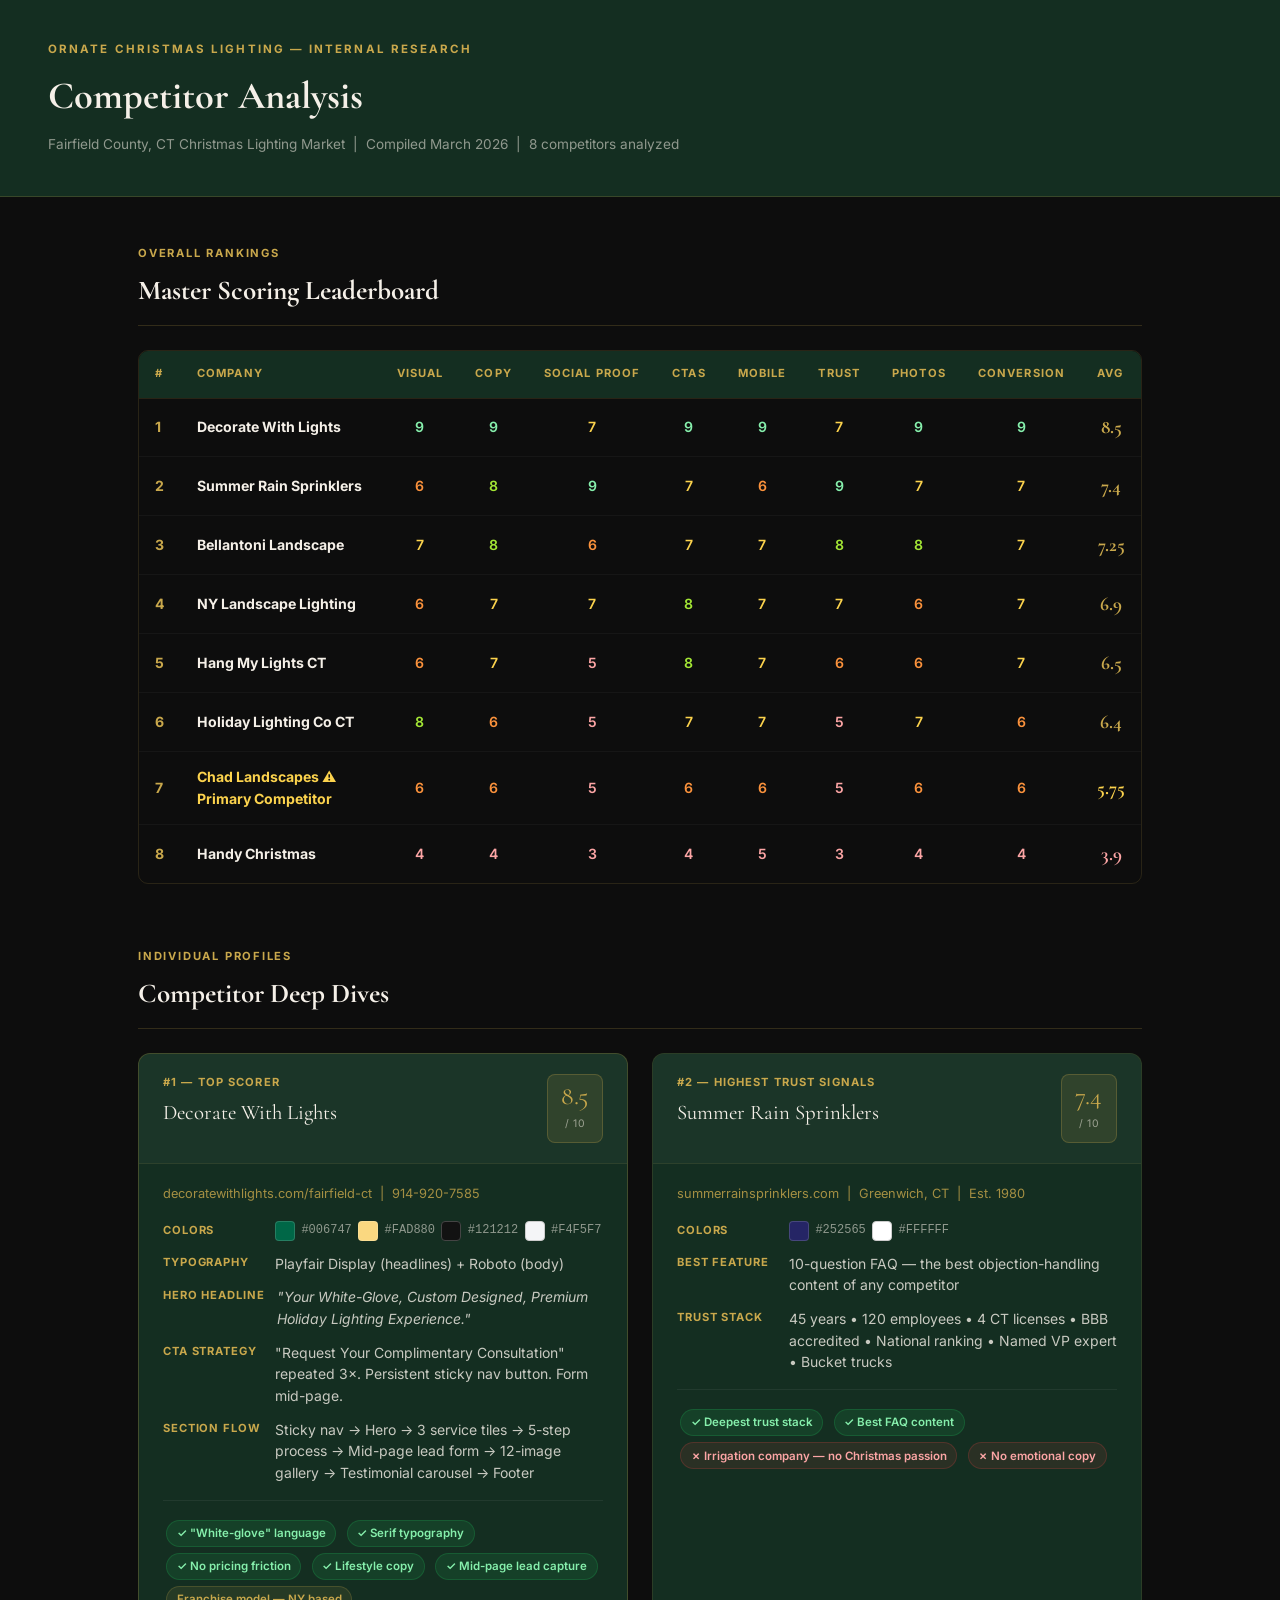
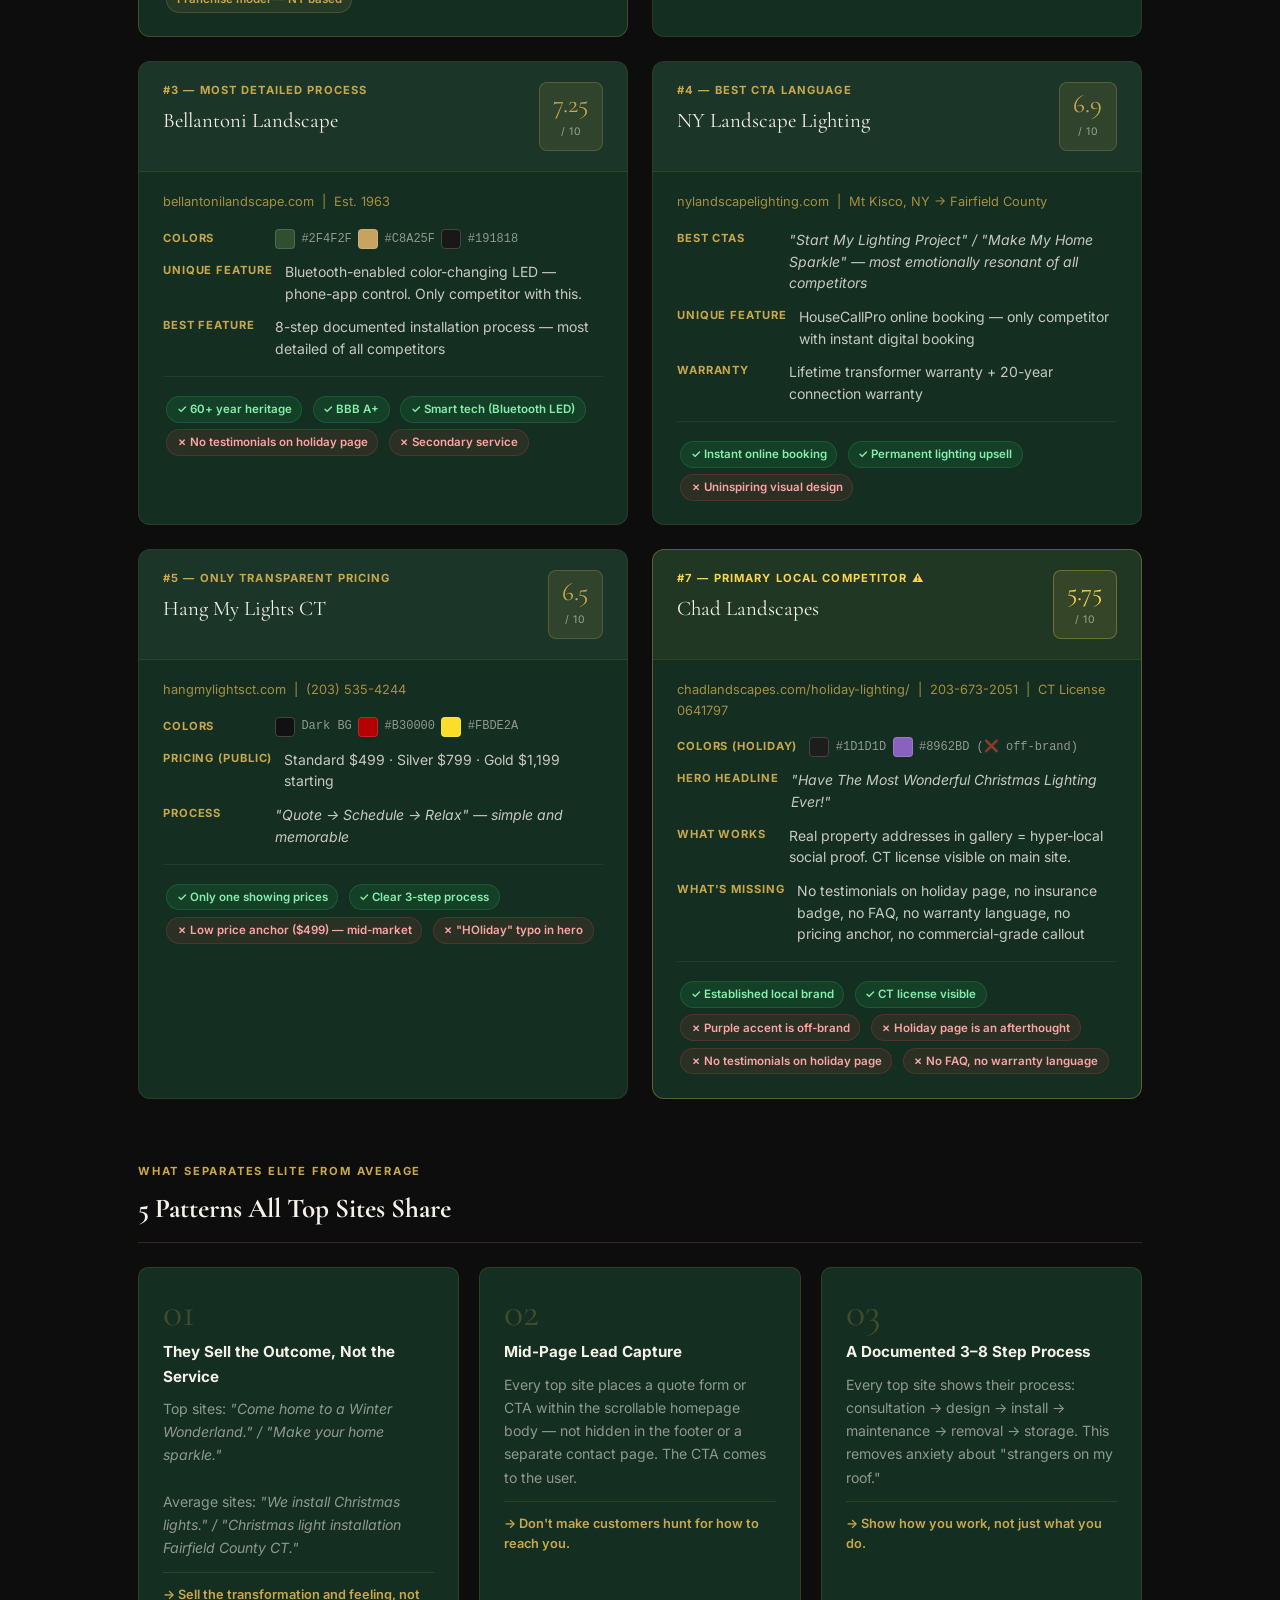
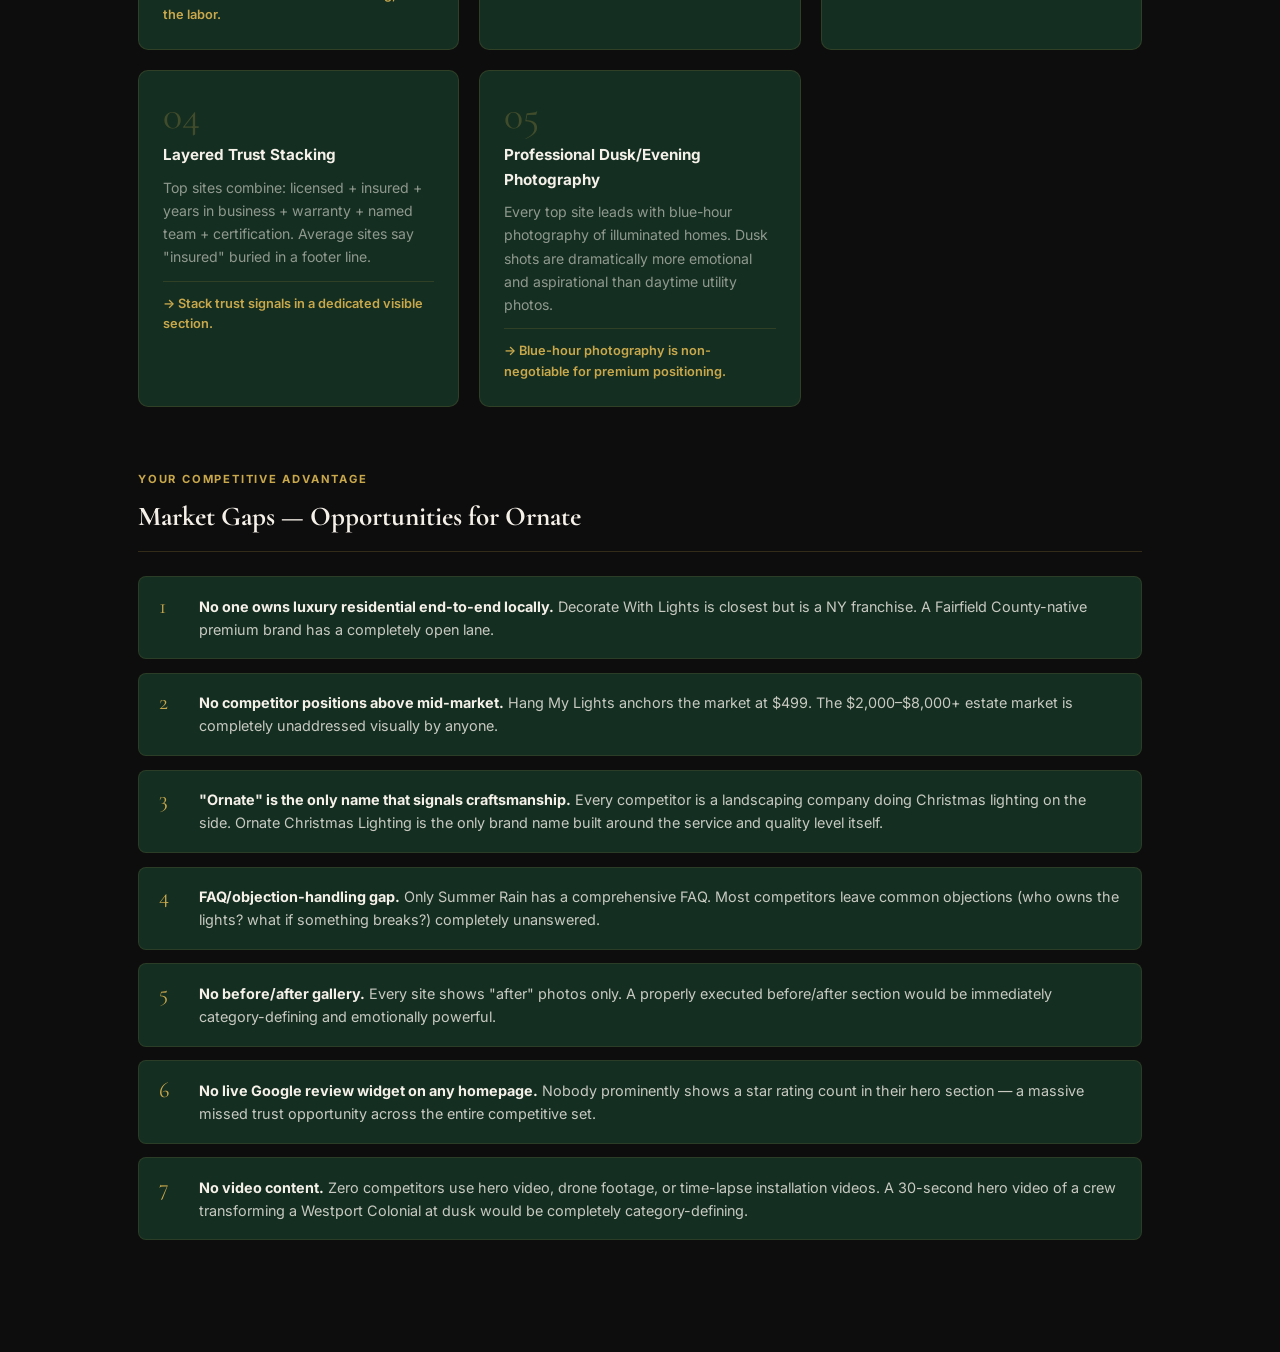
<file: research/competitor-analysis.html>
<!DOCTYPE html>
<html lang="en">
<head>
  <meta charset="UTF-8" />
  <meta name="viewport" content="width=device-width, initial-scale=1.0" />
  <title>Competitor Analysis — Ornate Christmas Lighting</title>
  <link href="https://fonts.googleapis.com/css2?family=Cormorant+Garamond:wght@600&family=Inter:wght@400;500;600;700&display=swap" rel="stylesheet" />
  <style>
    *, *::before, *::after { box-sizing: border-box; margin: 0; padding: 0; }

    :root {
      --black:      #0D0D0D;
      --green-dark: #142E21;
      --green:      #1B3A2A;
      --gold:       #C9A84C;
      --cream:      #FAF6EE;
      --warm-white: #F5F0E8;
      --gray:       rgba(245,240,232,0.55);
    }

    body {
      font-family: 'Inter', sans-serif;
      background: var(--black);
      color: var(--warm-white);
      line-height: 1.6;
      -webkit-font-smoothing: antialiased;
    }

    /* HEADER */
    .header {
      background: var(--green-dark);
      border-bottom: 1px solid rgba(201,168,76,0.2);
      padding: 2.5rem 3rem;
    }

    .header__label {
      font-size: 0.72rem;
      font-weight: 700;
      letter-spacing: 0.18em;
      text-transform: uppercase;
      color: var(--gold);
      margin-bottom: 0.5rem;
    }

    .header__title {
      font-family: 'Cormorant Garamond', serif;
      font-size: 2.4rem;
      color: var(--warm-white);
      margin-bottom: 0.4rem;
    }

    .header__meta {
      font-size: 0.85rem;
      color: var(--gray);
    }

    /* LAYOUT */
    .container {
      max-width: 1100px;
      margin: 0 auto;
      padding: 3rem 3rem;
    }

    /* SECTION TITLES */
    .section-title {
      font-family: 'Cormorant Garamond', serif;
      font-size: 1.7rem;
      color: var(--warm-white);
      margin-bottom: 1.5rem;
      padding-bottom: 0.75rem;
      border-bottom: 1px solid rgba(201,168,76,0.2);
    }

    .section-label {
      font-size: 0.7rem;
      font-weight: 700;
      letter-spacing: 0.16em;
      text-transform: uppercase;
      color: var(--gold);
      display: block;
      margin-bottom: 0.4rem;
    }

    /* LEADERBOARD TABLE */
    .table-wrap {
      overflow-x: auto;
      border-radius: 10px;
      border: 1px solid rgba(201,168,76,0.15);
    }

    table {
      width: 100%;
      border-collapse: collapse;
      font-size: 0.88rem;
    }

    thead {
      background: var(--green-dark);
    }

    th {
      padding: 0.9rem 1rem;
      text-align: left;
      font-size: 0.7rem;
      font-weight: 700;
      letter-spacing: 0.1em;
      text-transform: uppercase;
      color: var(--gold);
      white-space: nowrap;
      border-bottom: 1px solid rgba(201,168,76,0.15);
    }

    td {
      padding: 0.85rem 1rem;
      border-bottom: 1px solid rgba(255,255,255,0.04);
      color: rgba(245,240,232,0.85);
      vertical-align: middle;
    }

    tbody tr:last-child td { border-bottom: none; }

    tbody tr:hover { background: rgba(201,168,76,0.04); }

    .rank { font-weight: 700; color: var(--gold); }

    .company-name { font-weight: 700; color: var(--warm-white); }

    .score-cell { text-align: center; font-weight: 600; }

    .avg-score {
      font-family: 'Cormorant Garamond', serif;
      font-size: 1.2rem;
      font-weight: 700;
      color: var(--gold);
      text-align: center;
    }

    .score-bar {
      display: inline-block;
      height: 6px;
      border-radius: 3px;
      background: var(--gold);
      opacity: 0.7;
      vertical-align: middle;
      margin-left: 6px;
    }

    /* SCORE COLORS */
    .s9 { color: #86efac; }
    .s8 { color: #a3e635; }
    .s7 { color: #fcd34d; }
    .s6 { color: #fb923c; }
    .s5, .s4, .s3 { color: #fca5a5; }

    /* COMPETITOR CARDS */
    .cards-grid {
      display: grid;
      grid-template-columns: repeat(auto-fit, minmax(480px, 1fr));
      gap: 1.5rem;
      margin-top: 1.5rem;
    }

    .card {
      background: var(--green-dark);
      border: 1px solid rgba(201,168,76,0.12);
      border-radius: 12px;
      overflow: hidden;
      transition: border-color 0.2s;
    }

    .card:hover { border-color: rgba(201,168,76,0.3); }

    .card--primary { border-color: rgba(201,168,76,0.25); }

    .card__header {
      padding: 1.25rem 1.5rem;
      background: rgba(255,255,255,0.03);
      border-bottom: 1px solid rgba(201,168,76,0.1);
      display: flex;
      justify-content: space-between;
      align-items: flex-start;
      gap: 1rem;
    }

    .card__rank {
      font-size: 0.7rem;
      font-weight: 700;
      letter-spacing: 0.1em;
      text-transform: uppercase;
      color: var(--gold);
      margin-bottom: 0.25rem;
    }

    .card__name {
      font-family: 'Cormorant Garamond', serif;
      font-size: 1.3rem;
      color: var(--warm-white);
    }

    .card__score-badge {
      background: rgba(201,168,76,0.12);
      border: 1px solid rgba(201,168,76,0.25);
      border-radius: 8px;
      padding: 0.5rem 0.85rem;
      text-align: center;
      flex-shrink: 0;
    }

    .card__score-badge .score-num {
      font-family: 'Cormorant Garamond', serif;
      font-size: 1.6rem;
      color: var(--gold);
      line-height: 1;
      display: block;
    }

    .card__score-badge .score-label {
      font-size: 0.65rem;
      color: var(--gray);
      letter-spacing: 0.06em;
      text-transform: uppercase;
    }

    .card__body {
      padding: 1.25rem 1.5rem;
    }

    .card__url {
      font-size: 0.8rem;
      color: var(--gold);
      margin-bottom: 1rem;
      opacity: 0.8;
    }

    .card__row {
      display: flex;
      gap: 0.75rem;
      margin-bottom: 0.75rem;
      font-size: 0.875rem;
    }

    .card__row-label {
      font-size: 0.7rem;
      font-weight: 700;
      letter-spacing: 0.08em;
      text-transform: uppercase;
      color: var(--gold);
      min-width: 100px;
      padding-top: 1px;
      flex-shrink: 0;
    }

    .card__row-value {
      color: rgba(245,240,232,0.8);
      line-height: 1.55;
    }

    .card__divider {
      border: none;
      border-top: 1px solid rgba(255,255,255,0.06);
      margin: 1rem 0;
    }

    .card__tag {
      display: inline-flex;
      align-items: center;
      gap: 0.3rem;
      padding: 0.2rem 0.6rem;
      border-radius: 20px;
      font-size: 0.72rem;
      font-weight: 600;
      margin: 0.2rem;
    }

    .tag--win   { background: rgba(34,197,94,0.12);  color: #86efac; border: 1px solid rgba(34,197,94,0.2); }
    .tag--gap   { background: rgba(239,68,68,0.1);   color: #fca5a5; border: 1px solid rgba(239,68,68,0.2); }
    .tag--note  { background: rgba(201,168,76,0.1);  color: var(--gold); border: 1px solid rgba(201,168,76,0.2); }

    .colors-row {
      display: flex;
      gap: 0.4rem;
      align-items: center;
      flex-wrap: wrap;
    }

    .color-swatch {
      width: 20px;
      height: 20px;
      border-radius: 4px;
      border: 1px solid rgba(255,255,255,0.15);
      flex-shrink: 0;
    }

    .color-hex {
      font-size: 0.75rem;
      font-family: monospace;
      color: var(--gray);
    }

    /* PATTERNS */
    .patterns-grid {
      display: grid;
      grid-template-columns: repeat(auto-fit, minmax(300px, 1fr));
      gap: 1.25rem;
      margin-top: 1.5rem;
    }

    .pattern-card {
      background: var(--green-dark);
      border: 1px solid rgba(201,168,76,0.15);
      border-radius: 10px;
      padding: 1.5rem;
    }

    .pattern-card__num {
      font-family: 'Cormorant Garamond', serif;
      font-size: 2.5rem;
      color: rgba(201,168,76,0.25);
      line-height: 1;
      margin-bottom: 0.5rem;
    }

    .pattern-card__title {
      font-size: 0.95rem;
      font-weight: 700;
      color: var(--warm-white);
      margin-bottom: 0.5rem;
    }

    .pattern-card__body {
      font-size: 0.88rem;
      color: var(--gray);
      line-height: 1.65;
      margin-bottom: 0.75rem;
    }

    .pattern-card__lesson {
      font-size: 0.8rem;
      font-weight: 600;
      color: var(--gold);
      padding-top: 0.75rem;
      border-top: 1px solid rgba(201,168,76,0.15);
    }

    /* GAPS */
    .gaps-list {
      display: flex;
      flex-direction: column;
      gap: 0.85rem;
      margin-top: 1.25rem;
    }

    .gap-item {
      display: flex;
      gap: 1rem;
      padding: 1.1rem 1.25rem;
      background: var(--green-dark);
      border: 1px solid rgba(201,168,76,0.12);
      border-radius: 8px;
      align-items: flex-start;
    }

    .gap-item__num {
      font-family: 'Cormorant Garamond', serif;
      font-size: 1.4rem;
      color: var(--gold);
      line-height: 1;
      flex-shrink: 0;
      min-width: 24px;
    }

    .gap-item__text {
      font-size: 0.9rem;
      color: rgba(245,240,232,0.8);
      line-height: 1.6;
    }

    .gap-item__text strong { color: var(--warm-white); }

    /* SECTION SPACING */
    .section { margin-bottom: 4rem; }

    @media (max-width: 700px) {
      .container { padding: 2rem 1.25rem; }
      .header { padding: 1.75rem 1.25rem; }
      .header__title { font-size: 1.7rem; }
      .cards-grid { grid-template-columns: 1fr; }
      .patterns-grid { grid-template-columns: 1fr; }
    }
  </style>
</head>
<body>

  <div class="header">
    <p class="header__label">Ornate Christmas Lighting — Internal Research</p>
    <h1 class="header__title">Competitor Analysis</h1>
    <p class="header__meta">Fairfield County, CT Christmas Lighting Market &nbsp;|&nbsp; Compiled March 2026 &nbsp;|&nbsp; 8 competitors analyzed</p>
  </div>

  <div class="container">

    <!-- LEADERBOARD -->
    <div class="section">
      <span class="section-label">Overall Rankings</span>
      <h2 class="section-title">Master Scoring Leaderboard</h2>

      <div class="table-wrap">
        <table>
          <thead>
            <tr>
              <th>#</th>
              <th>Company</th>
              <th>Visual</th>
              <th>Copy</th>
              <th>Social Proof</th>
              <th>CTAs</th>
              <th>Mobile</th>
              <th>Trust</th>
              <th>Photos</th>
              <th>Conversion</th>
              <th>AVG</th>
            </tr>
          </thead>
          <tbody>
            <tr>
              <td class="rank">1</td>
              <td class="company-name">Decorate With Lights</td>
              <td class="score-cell s9">9</td><td class="score-cell s9">9</td><td class="score-cell s7">7</td>
              <td class="score-cell s9">9</td><td class="score-cell s9">9</td><td class="score-cell s7">7</td>
              <td class="score-cell s9">9</td><td class="score-cell s9">9</td>
              <td class="avg-score">8.5</td>
            </tr>
            <tr>
              <td class="rank">2</td>
              <td class="company-name">Summer Rain Sprinklers</td>
              <td class="score-cell s6">6</td><td class="score-cell s8">8</td><td class="score-cell s9">9</td>
              <td class="score-cell s7">7</td><td class="score-cell s6">6</td><td class="score-cell s9">9</td>
              <td class="score-cell s7">7</td><td class="score-cell s7">7</td>
              <td class="avg-score">7.4</td>
            </tr>
            <tr>
              <td class="rank">3</td>
              <td class="company-name">Bellantoni Landscape</td>
              <td class="score-cell s7">7</td><td class="score-cell s8">8</td><td class="score-cell s6">6</td>
              <td class="score-cell s7">7</td><td class="score-cell s7">7</td><td class="score-cell s8">8</td>
              <td class="score-cell s8">8</td><td class="score-cell s7">7</td>
              <td class="avg-score">7.25</td>
            </tr>
            <tr>
              <td class="rank">4</td>
              <td class="company-name">NY Landscape Lighting</td>
              <td class="score-cell s6">6</td><td class="score-cell s7">7</td><td class="score-cell s7">7</td>
              <td class="score-cell s8">8</td><td class="score-cell s7">7</td><td class="score-cell s7">7</td>
              <td class="score-cell s6">6</td><td class="score-cell s7">7</td>
              <td class="avg-score">6.9</td>
            </tr>
            <tr>
              <td class="rank">5</td>
              <td class="company-name">Hang My Lights CT</td>
              <td class="score-cell s6">6</td><td class="score-cell s7">7</td><td class="score-cell s5">5</td>
              <td class="score-cell s8">8</td><td class="score-cell s7">7</td><td class="score-cell s6">6</td>
              <td class="score-cell s6">6</td><td class="score-cell s7">7</td>
              <td class="avg-score">6.5</td>
            </tr>
            <tr>
              <td class="rank">6</td>
              <td class="company-name">Holiday Lighting Co CT</td>
              <td class="score-cell s8">8</td><td class="score-cell s6">6</td><td class="score-cell s5">5</td>
              <td class="score-cell s7">7</td><td class="score-cell s7">7</td><td class="score-cell s5">5</td>
              <td class="score-cell s7">7</td><td class="score-cell s6">6</td>
              <td class="avg-score">6.4</td>
            </tr>
            <tr>
              <td class="rank">7</td>
              <td class="company-name" style="color:#fcd34d;">Chad Landscapes ⚠ Primary Competitor</td>
              <td class="score-cell s6">6</td><td class="score-cell s6">6</td><td class="score-cell s5">5</td>
              <td class="score-cell s6">6</td><td class="score-cell s6">6</td><td class="score-cell s5">5</td>
              <td class="score-cell s6">6</td><td class="score-cell s6">6</td>
              <td class="avg-score" style="color:#fcd34d;">5.75</td>
            </tr>
            <tr>
              <td class="rank">8</td>
              <td class="company-name">Handy Christmas</td>
              <td class="score-cell s4">4</td><td class="score-cell s4">4</td><td class="score-cell s3">3</td>
              <td class="score-cell s4">4</td><td class="score-cell s5">5</td><td class="score-cell s3">3</td>
              <td class="score-cell s4">4</td><td class="score-cell s4">4</td>
              <td class="avg-score" style="color:#fca5a5;">3.9</td>
            </tr>
          </tbody>
        </table>
      </div>
    </div>

    <!-- COMPETITOR PROFILES -->
    <div class="section">
      <span class="section-label">Individual Profiles</span>
      <h2 class="section-title">Competitor Deep Dives</h2>

      <div class="cards-grid">

        <!-- #1 DECORATE WITH LIGHTS -->
        <div class="card card--primary">
          <div class="card__header">
            <div>
              <p class="card__rank">#1 — Top Scorer</p>
              <p class="card__name">Decorate With Lights</p>
            </div>
            <div class="card__score-badge">
              <span class="score-num">8.5</span>
              <span class="score-label">/ 10</span>
            </div>
          </div>
          <div class="card__body">
            <p class="card__url">decoratewithlights.com/fairfield-ct &nbsp;|&nbsp; 914-920-7585</p>
            <div class="card__row">
              <span class="card__row-label">Colors</span>
              <div class="card__row-value">
                <div class="colors-row">
                  <div class="color-swatch" style="background:#006747;"></div><span class="color-hex">#006747</span>
                  <div class="color-swatch" style="background:#FAD880;"></div><span class="color-hex">#FAD880</span>
                  <div class="color-swatch" style="background:#121212; border-color:#444;"></div><span class="color-hex">#121212</span>
                  <div class="color-swatch" style="background:#F4F5F7; border-color:#ccc;"></div><span class="color-hex">#F4F5F7</span>
                </div>
              </div>
            </div>
            <div class="card__row">
              <span class="card__row-label">Typography</span>
              <span class="card__row-value">Playfair Display (headlines) + Roboto (body)</span>
            </div>
            <div class="card__row">
              <span class="card__row-label">Hero Headline</span>
              <span class="card__row-value" style="font-style:italic;">"Your White-Glove, Custom Designed, Premium Holiday Lighting Experience."</span>
            </div>
            <div class="card__row">
              <span class="card__row-label">CTA Strategy</span>
              <span class="card__row-value">"Request Your Complimentary Consultation" repeated 3×. Persistent sticky nav button. Form mid-page.</span>
            </div>
            <div class="card__row">
              <span class="card__row-label">Section Flow</span>
              <span class="card__row-value">Sticky nav → Hero → 3 service tiles → 5-step process → Mid-page lead form → 12-image gallery → Testimonial carousel → Footer</span>
            </div>
            <hr class="card__divider" />
            <div>
              <span class="card__tag tag--win">✓ "White-glove" language</span>
              <span class="card__tag tag--win">✓ Serif typography</span>
              <span class="card__tag tag--win">✓ No pricing friction</span>
              <span class="card__tag tag--win">✓ Lifestyle copy</span>
              <span class="card__tag tag--win">✓ Mid-page lead capture</span>
              <span class="card__tag tag--note">Franchise model — NY based</span>
            </div>
          </div>
        </div>

        <!-- #2 SUMMER RAIN -->
        <div class="card">
          <div class="card__header">
            <div>
              <p class="card__rank">#2 — Highest Trust Signals</p>
              <p class="card__name">Summer Rain Sprinklers</p>
            </div>
            <div class="card__score-badge">
              <span class="score-num">7.4</span>
              <span class="score-label">/ 10</span>
            </div>
          </div>
          <div class="card__body">
            <p class="card__url">summerrainsprinklers.com &nbsp;|&nbsp; Greenwich, CT &nbsp;|&nbsp; Est. 1980</p>
            <div class="card__row">
              <span class="card__row-label">Colors</span>
              <div class="card__row-value">
                <div class="colors-row">
                  <div class="color-swatch" style="background:#252565;"></div><span class="color-hex">#252565</span>
                  <div class="color-swatch" style="background:#FFFFFF; border-color:#ccc;"></div><span class="color-hex">#FFFFFF</span>
                </div>
              </div>
            </div>
            <div class="card__row">
              <span class="card__row-label">Best Feature</span>
              <span class="card__row-value">10-question FAQ — the best objection-handling content of any competitor</span>
            </div>
            <div class="card__row">
              <span class="card__row-label">Trust Stack</span>
              <span class="card__row-value">45 years • 120 employees • 4 CT licenses • BBB accredited • National ranking • Named VP expert • Bucket trucks</span>
            </div>
            <hr class="card__divider" />
            <div>
              <span class="card__tag tag--win">✓ Deepest trust stack</span>
              <span class="card__tag tag--win">✓ Best FAQ content</span>
              <span class="card__tag tag--gap">✗ Irrigation company — no Christmas passion</span>
              <span class="card__tag tag--gap">✗ No emotional copy</span>
            </div>
          </div>
        </div>

        <!-- #3 BELLANTONI -->
        <div class="card">
          <div class="card__header">
            <div>
              <p class="card__rank">#3 — Most Detailed Process</p>
              <p class="card__name">Bellantoni Landscape</p>
            </div>
            <div class="card__score-badge">
              <span class="score-num">7.25</span>
              <span class="score-label">/ 10</span>
            </div>
          </div>
          <div class="card__body">
            <p class="card__url">bellantonilandscape.com &nbsp;|&nbsp; Est. 1963</p>
            <div class="card__row">
              <span class="card__row-label">Colors</span>
              <div class="card__row-value">
                <div class="colors-row">
                  <div class="color-swatch" style="background:#2F4F2F;"></div><span class="color-hex">#2F4F2F</span>
                  <div class="color-swatch" style="background:#C8A25F;"></div><span class="color-hex">#C8A25F</span>
                  <div class="color-swatch" style="background:#191818; border-color:#444;"></div><span class="color-hex">#191818</span>
                </div>
              </div>
            </div>
            <div class="card__row">
              <span class="card__row-label">Unique Feature</span>
              <span class="card__row-value">Bluetooth-enabled color-changing LED — phone-app control. Only competitor with this.</span>
            </div>
            <div class="card__row">
              <span class="card__row-label">Best Feature</span>
              <span class="card__row-value">8-step documented installation process — most detailed of all competitors</span>
            </div>
            <hr class="card__divider" />
            <div>
              <span class="card__tag tag--win">✓ 60+ year heritage</span>
              <span class="card__tag tag--win">✓ BBB A+</span>
              <span class="card__tag tag--win">✓ Smart tech (Bluetooth LED)</span>
              <span class="card__tag tag--gap">✗ No testimonials on holiday page</span>
              <span class="card__tag tag--gap">✗ Secondary service</span>
            </div>
          </div>
        </div>

        <!-- #4 NY LANDSCAPE LIGHTING -->
        <div class="card">
          <div class="card__header">
            <div>
              <p class="card__rank">#4 — Best CTA Language</p>
              <p class="card__name">NY Landscape Lighting</p>
            </div>
            <div class="card__score-badge">
              <span class="score-num">6.9</span>
              <span class="score-label">/ 10</span>
            </div>
          </div>
          <div class="card__body">
            <p class="card__url">nylandscapelighting.com &nbsp;|&nbsp; Mt Kisco, NY → Fairfield County</p>
            <div class="card__row">
              <span class="card__row-label">Best CTAs</span>
              <span class="card__row-value" style="font-style:italic;">"Start My Lighting Project" / "Make My Home Sparkle" — most emotionally resonant of all competitors</span>
            </div>
            <div class="card__row">
              <span class="card__row-label">Unique Feature</span>
              <span class="card__row-value">HouseCallPro online booking — only competitor with instant digital booking</span>
            </div>
            <div class="card__row">
              <span class="card__row-label">Warranty</span>
              <span class="card__row-value">Lifetime transformer warranty + 20-year connection warranty</span>
            </div>
            <hr class="card__divider" />
            <div>
              <span class="card__tag tag--win">✓ Instant online booking</span>
              <span class="card__tag tag--win">✓ Permanent lighting upsell</span>
              <span class="card__tag tag--gap">✗ Uninspiring visual design</span>
            </div>
          </div>
        </div>

        <!-- #5 HANG MY LIGHTS CT -->
        <div class="card">
          <div class="card__header">
            <div>
              <p class="card__rank">#5 — Only Transparent Pricing</p>
              <p class="card__name">Hang My Lights CT</p>
            </div>
            <div class="card__score-badge">
              <span class="score-num">6.5</span>
              <span class="score-label">/ 10</span>
            </div>
          </div>
          <div class="card__body">
            <p class="card__url">hangmylightsct.com &nbsp;|&nbsp; (203) 535-4244</p>
            <div class="card__row">
              <span class="card__row-label">Colors</span>
              <div class="card__row-value">
                <div class="colors-row">
                  <div class="color-swatch" style="background:#111; border-color:#444;"></div><span class="color-hex">Dark BG</span>
                  <div class="color-swatch" style="background:#B30000;"></div><span class="color-hex">#B30000</span>
                  <div class="color-swatch" style="background:#FBDE2A;"></div><span class="color-hex">#FBDE2A</span>
                </div>
              </div>
            </div>
            <div class="card__row">
              <span class="card__row-label">Pricing (Public)</span>
              <span class="card__row-value">Standard $499 · Silver $799 · Gold $1,199 starting</span>
            </div>
            <div class="card__row">
              <span class="card__row-label">Process</span>
              <span class="card__row-value" style="font-style:italic;">"Quote → Schedule → Relax" — simple and memorable</span>
            </div>
            <hr class="card__divider" />
            <div>
              <span class="card__tag tag--win">✓ Only one showing prices</span>
              <span class="card__tag tag--win">✓ Clear 3-step process</span>
              <span class="card__tag tag--gap">✗ Low price anchor ($499) — mid-market</span>
              <span class="card__tag tag--gap">✗ "HOliday" typo in hero</span>
            </div>
          </div>
        </div>

        <!-- #6 CHAD LANDSCAPES -->
        <div class="card" style="border-color:rgba(252,211,77,0.3);">
          <div class="card__header" style="background:rgba(252,211,77,0.05);">
            <div>
              <p class="card__rank" style="color:#fcd34d;">#7 — Primary Local Competitor ⚠</p>
              <p class="card__name">Chad Landscapes</p>
            </div>
            <div class="card__score-badge" style="border-color:rgba(252,211,77,0.3);">
              <span class="score-num" style="color:#fcd34d;">5.75</span>
              <span class="score-label">/ 10</span>
            </div>
          </div>
          <div class="card__body">
            <p class="card__url">chadlandscapes.com/holiday-lighting/ &nbsp;|&nbsp; 203-673-2051 &nbsp;|&nbsp; CT License 0641797</p>
            <div class="card__row">
              <span class="card__row-label">Colors (Holiday)</span>
              <div class="card__row-value">
                <div class="colors-row">
                  <div class="color-swatch" style="background:#1D1D1D; border-color:#444;"></div><span class="color-hex">#1D1D1D</span>
                  <div class="color-swatch" style="background:#8962BD;"></div><span class="color-hex">#8962BD (❌ off-brand)</span>
                </div>
              </div>
            </div>
            <div class="card__row">
              <span class="card__row-label">Hero Headline</span>
              <span class="card__row-value" style="font-style:italic;">"Have The Most Wonderful Christmas Lighting Ever!"</span>
            </div>
            <div class="card__row">
              <span class="card__row-label">What Works</span>
              <span class="card__row-value">Real property addresses in gallery = hyper-local social proof. CT license visible on main site.</span>
            </div>
            <div class="card__row">
              <span class="card__row-label">What's Missing</span>
              <span class="card__row-value">No testimonials on holiday page, no insurance badge, no FAQ, no warranty language, no pricing anchor, no commercial-grade callout</span>
            </div>
            <hr class="card__divider" />
            <div>
              <span class="card__tag tag--win">✓ Established local brand</span>
              <span class="card__tag tag--win">✓ CT license visible</span>
              <span class="card__tag tag--gap">✗ Purple accent is off-brand</span>
              <span class="card__tag tag--gap">✗ Holiday page is an afterthought</span>
              <span class="card__tag tag--gap">✗ No testimonials on holiday page</span>
              <span class="card__tag tag--gap">✗ No FAQ, no warranty language</span>
            </div>
          </div>
        </div>

      </div>
    </div>

    <!-- PATTERNS -->
    <div class="section">
      <span class="section-label">What Separates Elite from Average</span>
      <h2 class="section-title">5 Patterns All Top Sites Share</h2>

      <div class="patterns-grid">
        <div class="pattern-card">
          <div class="pattern-card__num">01</div>
          <h3 class="pattern-card__title">They Sell the Outcome, Not the Service</h3>
          <p class="pattern-card__body">Top sites: <em>"Come home to a Winter Wonderland." / "Make your home sparkle."</em><br /><br />Average sites: <em>"We install Christmas lights." / "Christmas light installation Fairfield County CT."</em></p>
          <p class="pattern-card__lesson">→ Sell the transformation and feeling, not the labor.</p>
        </div>

        <div class="pattern-card">
          <div class="pattern-card__num">02</div>
          <h3 class="pattern-card__title">Mid-Page Lead Capture</h3>
          <p class="pattern-card__body">Every top site places a quote form or CTA within the scrollable homepage body — not hidden in the footer or a separate contact page. The CTA comes to the user.</p>
          <p class="pattern-card__lesson">→ Don't make customers hunt for how to reach you.</p>
        </div>

        <div class="pattern-card">
          <div class="pattern-card__num">03</div>
          <h3 class="pattern-card__title">A Documented 3–8 Step Process</h3>
          <p class="pattern-card__body">Every top site shows their process: consultation → design → install → maintenance → removal → storage. This removes anxiety about "strangers on my roof."</p>
          <p class="pattern-card__lesson">→ Show how you work, not just what you do.</p>
        </div>

        <div class="pattern-card">
          <div class="pattern-card__num">04</div>
          <h3 class="pattern-card__title">Layered Trust Stacking</h3>
          <p class="pattern-card__body">Top sites combine: licensed + insured + years in business + warranty + named team + certification. Average sites say "insured" buried in a footer line.</p>
          <p class="pattern-card__lesson">→ Stack trust signals in a dedicated visible section.</p>
        </div>

        <div class="pattern-card">
          <div class="pattern-card__num">05</div>
          <h3 class="pattern-card__title">Professional Dusk/Evening Photography</h3>
          <p class="pattern-card__body">Every top site leads with blue-hour photography of illuminated homes. Dusk shots are dramatically more emotional and aspirational than daytime utility photos.</p>
          <p class="pattern-card__lesson">→ Blue-hour photography is non-negotiable for premium positioning.</p>
        </div>
      </div>
    </div>

    <!-- MARKET GAPS -->
    <div class="section">
      <span class="section-label">Your Competitive Advantage</span>
      <h2 class="section-title">Market Gaps — Opportunities for Ornate</h2>

      <div class="gaps-list">
        <div class="gap-item">
          <span class="gap-item__num">1</span>
          <p class="gap-item__text"><strong>No one owns luxury residential end-to-end locally.</strong> Decorate With Lights is closest but is a NY franchise. A Fairfield County-native premium brand has a completely open lane.</p>
        </div>
        <div class="gap-item">
          <span class="gap-item__num">2</span>
          <p class="gap-item__text"><strong>No competitor positions above mid-market.</strong> Hang My Lights anchors the market at $499. The $2,000–$8,000+ estate market is completely unaddressed visually by anyone.</p>
        </div>
        <div class="gap-item">
          <span class="gap-item__num">3</span>
          <p class="gap-item__text"><strong>"Ornate" is the only name that signals craftsmanship.</strong> Every competitor is a landscaping company doing Christmas lighting on the side. Ornate Christmas Lighting is the only brand name built around the service and quality level itself.</p>
        </div>
        <div class="gap-item">
          <span class="gap-item__num">4</span>
          <p class="gap-item__text"><strong>FAQ/objection-handling gap.</strong> Only Summer Rain has a comprehensive FAQ. Most competitors leave common objections (who owns the lights? what if something breaks?) completely unanswered.</p>
        </div>
        <div class="gap-item">
          <span class="gap-item__num">5</span>
          <p class="gap-item__text"><strong>No before/after gallery.</strong> Every site shows "after" photos only. A properly executed before/after section would be immediately category-defining and emotionally powerful.</p>
        </div>
        <div class="gap-item">
          <span class="gap-item__num">6</span>
          <p class="gap-item__text"><strong>No live Google review widget on any homepage.</strong> Nobody prominently shows a star rating count in their hero section — a massive missed trust opportunity across the entire competitive set.</p>
        </div>
        <div class="gap-item">
          <span class="gap-item__num">7</span>
          <p class="gap-item__text"><strong>No video content.</strong> Zero competitors use hero video, drone footage, or time-lapse installation videos. A 30-second hero video of a crew transforming a Westport Colonial at dusk would be completely category-defining.</p>
        </div>
      </div>
    </div>

  </div>
</body>
</html>
</file>
